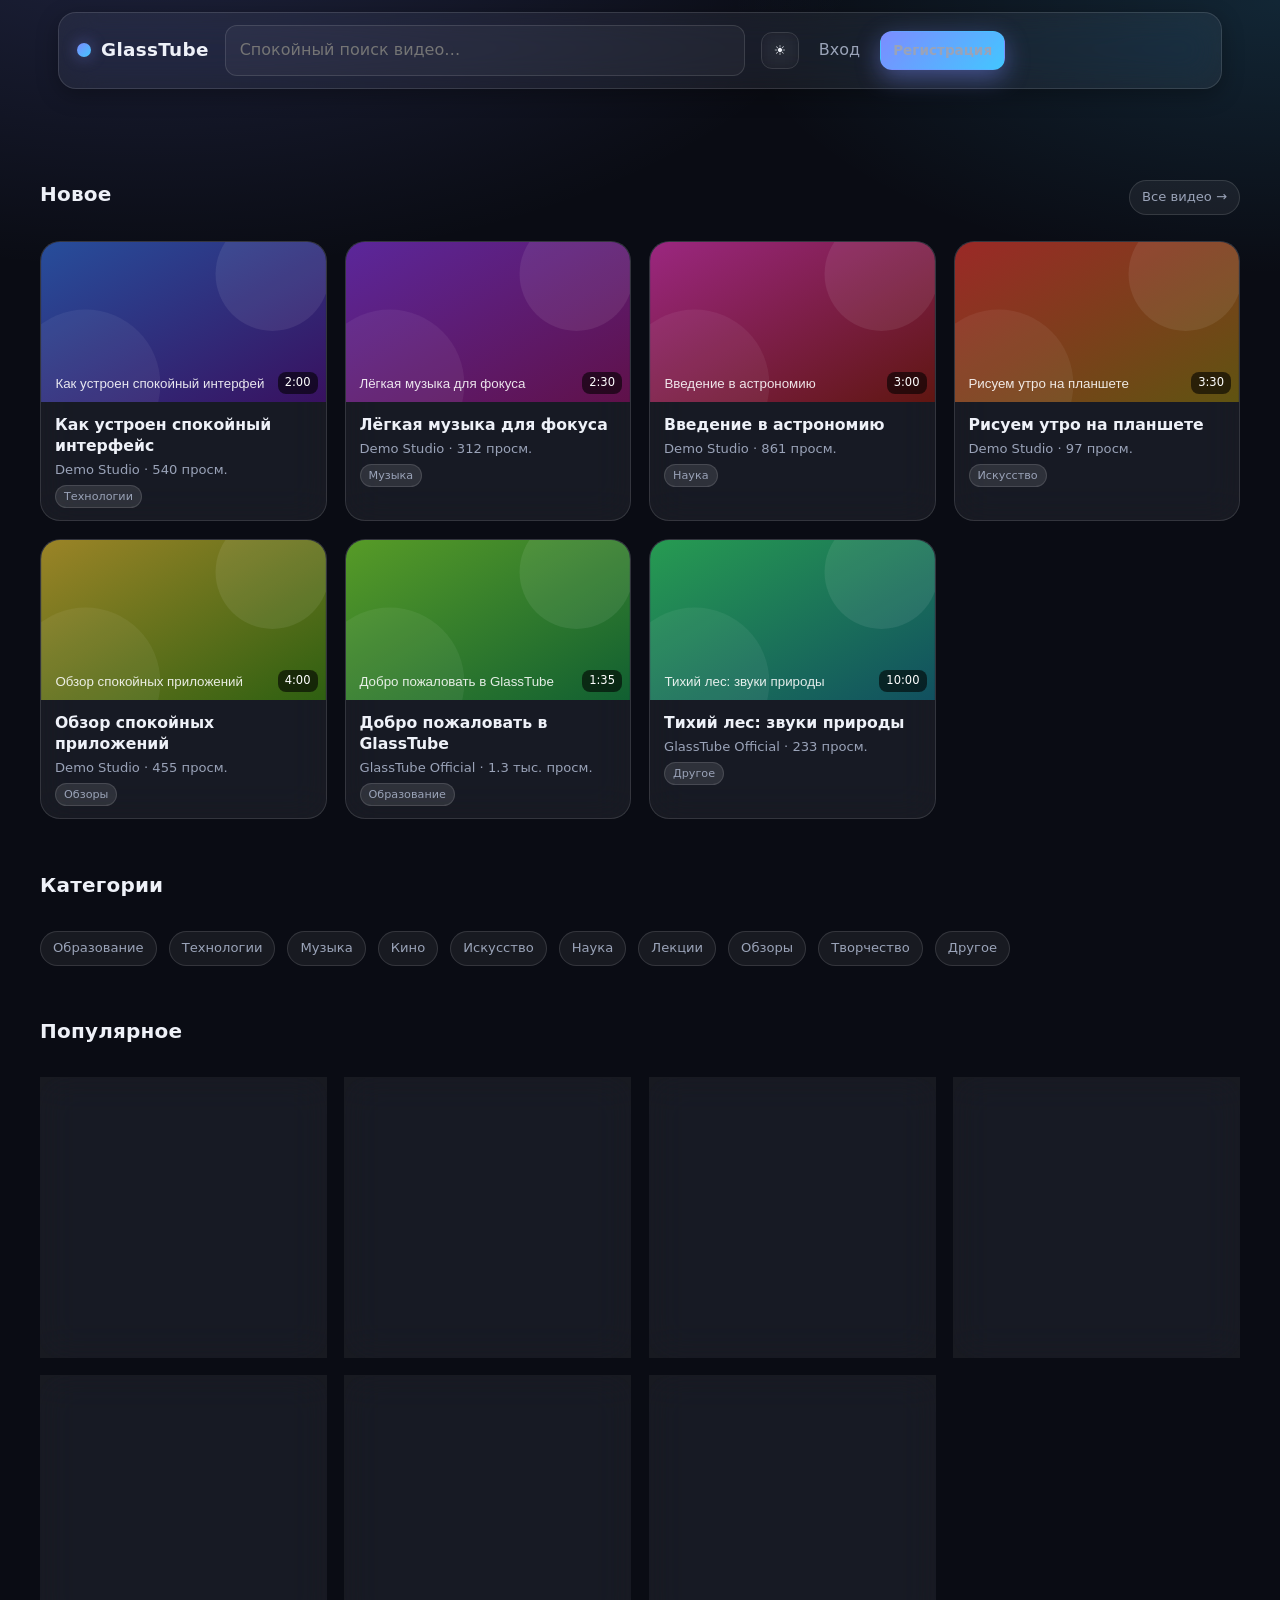
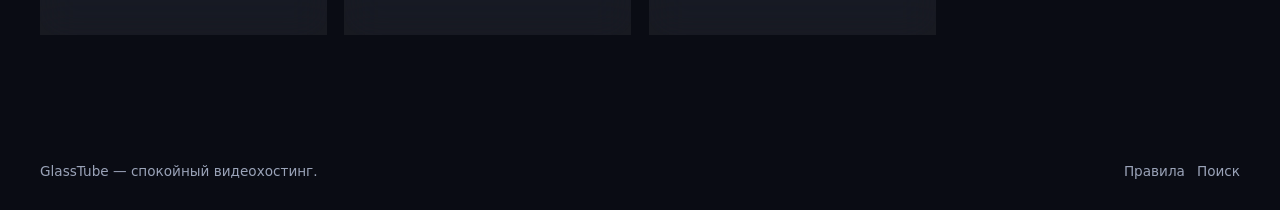
<file: index-4.html>
<!DOCTYPE html>
<html lang="ru" data-theme="dark">
<head>
<meta charset="utf-8">
<meta name="viewport" content="width=device-width, initial-scale=1">
<title>GlassTube</title>
<style>
/* ============================================================
   GlassTube — Liquid Glass design system (glass.css)
   Calm, premium, glassy UI. Dark by default, light optional.
   ============================================================ */

:root {
  /* Dark theme (default) */
  --bg: #0a0c14;
  --bg-2: #0e1120;
  --text: #eef1f8;
  --muted: #9aa3b8;
  --accent: #7c8cff;
  --accent-2: #43c6ff;
  --glass-bg: rgba(255, 255, 255, 0.06);
  --glass-bg-strong: rgba(255, 255, 255, 0.10);
  --glass-border: rgba(255, 255, 255, 0.12);
  --glass-blur: 18px;
  --radius: 20px;
  --radius-sm: 12px;
  --shadow: 0 10px 40px rgba(0, 0, 0, 0.45);
  --shadow-soft: 0 6px 22px rgba(0, 0, 0, 0.30);
  --danger: #ff6b81;
  --success: #46d39a;
  --warning: #ffce6b;
  --ring: rgba(124, 140, 255, 0.45);
  --maxw: 1200px;
}

[data-theme="light"] {
  --bg: #eef1f8;
  --bg-2: #e4e9f4;
  --text: #161a26;
  --muted: #5b6379;
  --accent: #5a6cff;
  --accent-2: #1f9fe0;
  --glass-bg: rgba(255, 255, 255, 0.55);
  --glass-bg-strong: rgba(255, 255, 255, 0.72);
  --glass-border: rgba(255, 255, 255, 0.7);
  --glass-blur: 16px;
  --shadow: 0 10px 34px rgba(40, 50, 90, 0.18);
  --shadow-soft: 0 6px 18px rgba(40, 50, 90, 0.12);
  --danger: #d8455f;
  --success: #1faf76;
  --warning: #c79100;
  --ring: rgba(90, 108, 255, 0.35);
}

* { box-sizing: border-box; }

html, body {
  margin: 0;
  padding: 0;
}

body {
  font-family: "Segoe UI", system-ui, -apple-system, Roboto, sans-serif;
  color: var(--text);
  background:
    radial-gradient(1200px 600px at 12% -10%, rgba(124, 140, 255, 0.18), transparent 60%),
    radial-gradient(1000px 500px at 100% 0%, rgba(67, 198, 255, 0.14), transparent 55%),
    var(--bg);
  background-attachment: fixed;
  min-height: 100vh;
  line-height: 1.55;
  -webkit-font-smoothing: antialiased;
}

a { color: inherit; text-decoration: none; }
a:hover { color: var(--accent); }

img { max-width: 100%; display: block; }

::selection { background: var(--ring); color: #fff; }

/* ---------- Glass surfaces ---------- */
.glass {
  background: var(--glass-bg);
  border: 1px solid var(--glass-border);
  border-radius: var(--radius);
  backdrop-filter: blur(var(--glass-blur)) saturate(140%);
  -webkit-backdrop-filter: blur(var(--glass-blur)) saturate(140%);
  box-shadow: var(--shadow-soft);
}

.glass-strong {
  background: var(--glass-bg-strong);
  border: 1px solid var(--glass-border);
  border-radius: var(--radius);
  backdrop-filter: blur(var(--glass-blur)) saturate(150%);
  -webkit-backdrop-filter: blur(var(--glass-blur)) saturate(150%);
  box-shadow: var(--shadow);
}

/* ---------- Layout ---------- */
.container { max-width: var(--maxw); margin: 0 auto; padding: 0 18px; }
.page { padding: 28px 0 64px; }
.section { margin: 34px 0; }
.section-head {
  display: flex; align-items: baseline; justify-content: space-between;
  gap: 12px; margin-bottom: 14px;
}
.section-title { font-size: 1.25rem; font-weight: 650; letter-spacing: .2px; }
.muted { color: var(--muted); }
.row { display: flex; gap: 12px; flex-wrap: wrap; }
.spacer { flex: 1; }

/* ---------- Top navigation ---------- */
.navbar {
  position: sticky; top: 0; z-index: 50;
  display: flex; align-items: center; gap: 16px;
  padding: 12px 18px;
  margin: 12px auto;
  max-width: var(--maxw);
  background: var(--glass-bg);
  border: 1px solid var(--glass-border);
  border-radius: 18px;
  backdrop-filter: blur(var(--glass-blur)) saturate(140%);
  -webkit-backdrop-filter: blur(var(--glass-blur)) saturate(140%);
  box-shadow: var(--shadow-soft);
}
.brand { font-weight: 750; font-size: 1.15rem; letter-spacing: .3px; display: flex; align-items: center; gap: 10px; }
.brand .dot {
  width: 14px; height: 14px; border-radius: 50%;
  background: linear-gradient(135deg, var(--accent), var(--accent-2));
  box-shadow: 0 0 16px var(--ring);
}
.nav-search { flex: 1; max-width: 520px; }
.nav-links { display: flex; align-items: center; gap: 8px; }
.nav-links a { padding: 8px 12px; border-radius: 12px; color: var(--muted); }
.nav-links a:hover { color: var(--text); background: var(--glass-bg); }

/* ---------- Forms ---------- */
input, textarea, select, button { font: inherit; color: inherit; }
.field { margin-bottom: 14px; }
.field label { display: block; font-size: .85rem; color: var(--muted); margin-bottom: 6px; }
.input, textarea.input, select.input {
  width: 100%; padding: 12px 14px;
  background: rgba(255, 255, 255, 0.04);
  border: 1px solid var(--glass-border);
  border-radius: var(--radius-sm);
  color: var(--text);
  outline: none;
  transition: border-color .15s, box-shadow .15s, background .15s;
}
[data-theme="light"] .input { background: rgba(255,255,255,0.6); }
.input:focus { border-color: var(--accent); box-shadow: 0 0 0 4px var(--ring); }
textarea.input { resize: vertical; min-height: 110px; }

/* ---------- Buttons ---------- */
.btn {
  display: inline-flex; align-items: center; gap: 8px;
  padding: 11px 18px; border-radius: 14px; cursor: pointer;
  border: 1px solid var(--glass-border);
  background: var(--glass-bg);
  color: var(--text);
  transition: transform .12s, background .15s, border-color .15s, box-shadow .15s;
  backdrop-filter: blur(8px);
}
.btn:hover { background: var(--glass-bg-strong); transform: translateY(-1px); }
.btn:active { transform: translateY(0); }
.btn-primary {
  background: linear-gradient(135deg, var(--accent), var(--accent-2));
  border-color: transparent; color: #fff; font-weight: 600;
  box-shadow: 0 8px 24px var(--ring);
}
.btn-primary:hover { filter: brightness(1.05); }
.btn-ghost { background: transparent; }
.btn-danger { color: var(--danger); border-color: rgba(255,107,129,.4); }
.btn-danger:hover { background: rgba(255,107,129,.12); }
.btn-sm { padding: 7px 12px; border-radius: 11px; font-size: .85rem; }
.btn[disabled] { opacity: .55; cursor: not-allowed; }

/* ---------- Cards / grid ---------- */
.grid {
  display: grid; gap: 18px;
  grid-template-columns: repeat(auto-fill, minmax(260px, 1fr));
}
.video-card {
  border-radius: var(--radius); overflow: hidden;
  background: var(--glass-bg);
  border: 1px solid var(--glass-border);
  backdrop-filter: blur(var(--glass-blur)) saturate(140%);
  transition: transform .15s, box-shadow .15s, border-color .15s;
}
.video-card:hover { transform: translateY(-3px); box-shadow: var(--shadow); border-color: var(--accent); }
.thumb {
  position: relative; aspect-ratio: 16/9; width: 100%;
  background: linear-gradient(135deg, #2a3155, #1a2238);
  overflow: hidden;
}
.thumb img { width: 100%; height: 100%; object-fit: cover; }
.thumb .duration {
  position: absolute; right: 8px; bottom: 8px;
  background: rgba(0,0,0,.6); color: #fff; font-size: .72rem;
  padding: 2px 7px; border-radius: 8px;
}
.video-card .meta { padding: 12px 14px; }
.video-card .title { font-weight: 600; font-size: .98rem; line-height: 1.35; }
.video-card .sub { color: var(--muted); font-size: .82rem; margin-top: 4px; }
.badge {
  display: inline-block; font-size: .7rem; padding: 2px 8px; border-radius: 999px;
  background: var(--glass-bg-strong); border: 1px solid var(--glass-border); color: var(--muted);
}
.badge.accent { color: var(--accent); border-color: var(--ring); }

/* ---------- Avatar ---------- */
.avatar {
  width: 40px; height: 40px; border-radius: 50%;
  border: 1px solid var(--glass-border); object-fit: cover;
  background: var(--glass-bg-strong);
}
.avatar.lg { width: 84px; height: 84px; }

/* ---------- Flash messages ---------- */
.flash {
  position: fixed; left: 50%; top: 18px; transform: translateX(-50%);
  z-index: 100; min-width: 280px; max-width: 90vw;
  padding: 12px 16px; border-radius: 14px;
  background: var(--glass-bg-strong); border: 1px solid var(--glass-border);
  backdrop-filter: blur(var(--glass-blur));
  box-shadow: var(--shadow); animation: drop .25s ease;
}
.flash.success { border-color: var(--success); }
.flash.error { border-color: var(--danger); }
@keyframes drop { from { opacity: 0; transform: translate(-50%, -10px); } to { opacity: 1; transform: translate(-50%, 0); } }

/* ---------- Pills / chips ---------- */
.chip {
  display: inline-flex; align-items: center; gap: 6px;
  padding: 6px 12px; border-radius: 999px; font-size: .82rem;
  background: var(--glass-bg); border: 1px solid var(--glass-border); color: var(--muted);
}
.chip:hover { color: var(--text); border-color: var(--accent); }
.chip.active { color: var(--text); border-color: var(--accent); background: var(--glass-bg-strong); }

/* ---------- Modal ---------- */
.modal-backdrop {
  position: fixed; inset: 0; z-index: 200;
  background: rgba(0,0,0,.5); backdrop-filter: blur(4px);
  display: none; align-items: center; justify-content: center; padding: 18px;
}
.modal-backdrop.open { display: flex; }
.modal {
  width: min(640px, 100%);
  background: var(--glass-bg-strong); border: 1px solid var(--glass-border);
  border-radius: var(--radius); box-shadow: var(--shadow);
  backdrop-filter: blur(var(--glass-blur)) saturate(150%);
  padding: 22px; animation: drop .2s ease;
}
.modal h3 { margin: 0 0 12px; }

/* ---------- Responsive ---------- */
@media (max-width: 720px) {
  .navbar { flex-wrap: wrap; }
  .nav-search { order: 3; flex-basis: 100%; max-width: none; }
  .grid { grid-template-columns: repeat(auto-fill, minmax(160px, 1fr)); }
}

/* ---------- Reduced motion ---------- */
@media (prefers-reduced-motion: reduce) {
  * { animation: none !important; transition: none !important; }
}

/* ---------- Misc ---------- */
.empty {
  text-align: center; padding: 48px 18px; color: var(--muted);
  border: 1px dashed var(--glass-border); border-radius: var(--radius);
}
.skeleton {
  background: linear-gradient(90deg, var(--glass-bg), var(--glass-bg-strong), var(--glass-bg));
  background-size: 200% 100%; border-radius: var(--radius-sm);
  animation: shimmer 1.3s infinite;
}
@keyframes shimmer { from { background-position: 200% 0; } to { background-position: -200% 0; } }
.breadcrumbs { color: var(--muted); font-size: .85rem; margin-bottom: 12px; }
.breadcrumbs a:hover { color: var(--accent); }
.kpi { display: flex; flex-direction: column; gap: 4px; }
.kpi .n { font-size: 1.7rem; font-weight: 700; }
.kpi .l { color: var(--muted); font-size: .85rem; }
.tabs { display: flex; gap: 8px; flex-wrap: wrap; }
hr.sep { border: none; border-top: 1px solid var(--glass-border); margin: 18px 0; }
.code { font-family: ui-monospace, "Cascadia Code", Consolas, monospace; font-size: .85rem; }

/* ============================================================
   GlassTube — App components (app.css)
   ============================================================ */

/* ---------- Watch page ---------- */
.watch-layout {
  display: grid; grid-template-columns: minmax(0, 1fr) 340px; gap: 22px;
  align-items: start;
}
@media (max-width: 980px) { .watch-layout { grid-template-columns: 1fr; } }

.player-wrap {
  position: relative; border-radius: var(--radius); overflow: hidden;
  border: 1px solid var(--glass-border);
  background: #000; box-shadow: var(--shadow);
}
.player-wrap video { width: 100%; display: block; background: #000; aspect-ratio: 16/9; }

.watch-title { font-size: 1.4rem; font-weight: 680; margin: 14px 0 6px; }
.watch-sub { color: var(--muted); display: flex; gap: 10px; flex-wrap: wrap; align-items: center; font-size: .9rem; }

.action-bar {
  display: flex; gap: 10px; flex-wrap: wrap; margin: 14px 0; align-items: center;
  padding: 10px 12px; border-radius: 16px;
  background: var(--glass-bg); border: 1px solid var(--glass-border);
  backdrop-filter: blur(var(--glass-blur));
}
.action-bar .btn.active { color: var(--accent); border-color: var(--ring); }

.description-box {
  margin-top: 12px; padding: 14px 16px; border-radius: 16px;
  background: var(--glass-bg); border: 1px solid var(--glass-border);
  white-space: pre-wrap; max-height: 220px; overflow: hidden; position: relative;
}
.description-box.expanded { max-height: none; }

.side-card { padding: 14px 16px; margin-bottom: 16px; }
.tag-list { display: flex; gap: 8px; flex-wrap: wrap; margin-top: 8px; }

/* ---------- AI assistant ---------- */
.ai-panel {
  padding: 16px; border-radius: 18px; margin-top: 16px;
  background: linear-gradient(135deg, rgba(124,140,255,.14), rgba(67,198,255,.10));
  border: 1px solid var(--glass-border);
  backdrop-filter: blur(var(--glass-blur));
}
.ai-panel h4 { margin: 0 0 8px; display: flex; align-items: center; gap: 8px; }
.ai-result { margin-top: 12px; padding: 12px; border-radius: 12px; background: var(--glass-bg); border: 1px solid var(--glass-border); white-space: pre-wrap; }
.ai-loading { opacity: .6; font-style: italic; }
.ai-actions { display: flex; gap: 8px; flex-wrap: wrap; margin-top: 10px; }

/* ---------- Comments ---------- */
.comment-form textarea { min-height: 84px; }
.comment {
  display: flex; gap: 12px; padding: 12px 0; border-top: 1px solid var(--glass-border);
}
.comment .body { flex: 1; }
.comment .body .name { font-weight: 600; font-size: .92rem; }
.comment .body .time { color: var(--muted); font-size: .78rem; }
.comment .body .text { margin-top: 4px; white-space: pre-wrap; }
.comment.hidden-comment { opacity: .55; font-style: italic; }

/* ---------- Tables (admin) ---------- */
.table { width: 100%; border-collapse: collapse; }
.table th, .table td { text-align: left; padding: 10px 12px; border-bottom: 1px solid var(--glass-border); font-size: .9rem; }
.table th { color: var(--muted); font-weight: 600; }
.table tr:hover td { background: var(--glass-bg); }

/* ---------- Auth / centered forms ---------- */
.auth-wrap { max-width: 420px; margin: 40px auto; padding: 26px; }
.auth-wrap h1 { font-size: 1.4rem; margin: 0 0 6px; }

/* ---------- Channel header ---------- */
.channel-head { display: flex; gap: 18px; align-items: center; padding: 18px; margin-bottom: 18px; }
.channel-head .name { font-size: 1.4rem; font-weight: 700; }
.channel-head .desc { color: var(--muted); }

/* ---------- Range slider (quiet mode etc.) ---------- */
input[type="range"] { accent-color: var(--accent); }
.checkbox-row { display: flex; gap: 10px; align-items: flex-start; }
.checkbox-row input { margin-top: 4px; }

/* ---------- Utilities ---------- */
.text-center { text-align: center; }
.mt-0 { margin-top: 0; }
.mt-1 { margin-top: 8px; }
.mt-2 { margin-top: 16px; }
.mb-1 { margin-bottom: 8px; }
.flex { display: flex; }
.gap-1 { gap: 8px; }
.items-center { align-items: center; }
.text-sm { font-size: .85rem; }
.nowrap { white-space: nowrap; }

/* Quiet mode hides secondary blocks */
body.quiet .quiet-hide { display: none !important; }

.flash{position:fixed}
</style>
</head>
<body>
<header class="container" id="nav"></header>
<main class="container page" id="main"></main>
<footer class="container" style="padding:28px 0;color:var(--muted);font-size:.85rem">
  <div class="row"><span>GlassTube — спокойный видеохостинг.</span><span class="spacer"></span><a href="#/rules">Правила</a><a href="#/search">Поиск</a></div>
</footer>
<script>
'use strict';
/* GlassTube — standalone single-file edition.
   Backend (PHP/MySQL) is replaced by a browser store (localStorage + IndexedDB for video files). */

// ---------------------------------------------------------------- helpers
const $ = (s, r = document) => r.querySelector(s);
const esc = (s) => String(s ?? '').replace(/[&<>"']/g, (m) => ({ '&': '&amp;', '<': '&lt;', '>': '&gt;', '"': '&quot;', "'": '&#39;' }[m]));
const now = () => Date.now();
const fmtNum = (n) => n >= 1e6 ? (n / 1e6).toFixed(1).replace('.0', '') + ' млн' : n >= 1e3 ? (n / 1e3).toFixed(1).replace('.0', '') + ' тыс.' : String(n);
const fmtDur = (s) => { s = Math.round(s || 0); const h = Math.floor(s / 3600), m = Math.floor((s % 3600) / 60), x = s % 60; const p = (n) => String(n).padStart(2, '0'); return h ? `${h}:${p(m)}:${p(x)}` : `${m}:${p(x)}`; };
const fmtDate = (t) => new Date(t).toLocaleDateString('ru-RU', { day: 'numeric', month: 'long', year: 'numeric' });
const slugify = (s) => String(s).toLowerCase().trim().replace(/[^a-z0-9а-яё]+/gi, '-').replace(/^-+|-+$/g, '') || 'item';
const store = {
  get(k, d) { try { const v = localStorage.getItem(k); return v == null ? d : JSON.parse(v); } catch (_) { return d; } },
  set(k, v) { try { localStorage.setItem(k, JSON.stringify(v)); } catch (e) { console.warn('storage', e); } },
};
const hash32 = (s) => { let h = 5381; for (let i = 0; i < s.length; i++) h = ((h << 5) + h + s.charCodeAt(i)) | 0; return 'h' + (h >>> 0).toString(16); };

// ---------------------------------------------------------------- IndexedDB (video blobs)
const idb = {
  _db: null,
  open() {
    if (this._db) return this._db;
    this._db = new Promise((res, rej) => {
      try {
        const r = indexedDB.open('glasstube', 1);
        r.onupgradeneeded = () => r.result.createObjectStore('files');
        r.onsuccess = () => res(r.result);
        r.onerror = () => rej(r.error);
      } catch (e) { rej(e); }
    });
    return this._db;
  },
  async put(k, blob) { const db = await this.open(); return new Promise((res, rej) => { const t = db.transaction('files', 'readwrite'); t.objectStore('files').put(blob, k); t.oncomplete = res; t.onerror = () => rej(t.error); }); },
  async get(k) { const db = await this.open(); return new Promise((res, rej) => { const r = db.transaction('files').objectStore('files').get(k); r.onsuccess = () => res(r.result); r.onerror = () => rej(r.error); }); },
  async del(k) { try { const db = await this.open(); db.transaction('files', 'readwrite').objectStore('files').delete(k); } catch (_) {} },
};

// ---------------------------------------------------------------- data
const CATS = [['education', 'Образование'], ['technology', 'Технологии'], ['music', 'Музыка'], ['film', 'Кино'], ['art', 'Искусство'], ['science', 'Наука'], ['lectures', 'Лекции'], ['reviews', 'Обзоры'], ['creativity', 'Творчество'], ['other', 'Другое']]
  .map(([slug, name], i) => ({ id: i + 1, slug, name }));
const catById = (id) => CATS.find((c) => c.id === Number(id));
const catBySlug = (s) => CATS.find((c) => c.slug === s);

let db;
function seed() {
  const t = now(), H = 3600e3;
  const d = {
    seq: 100,
    users: [
      { id: 1, username: 'admin', email: 'admin@glasstube.local', pass: hash32('admin1234'), role: 'admin', bio: 'Администратор GlassTube.', active: true, created: t - 30 * 24 * H },
      { id: 2, username: 'demo', email: 'demo@glasstube.local', pass: hash32('demo1234'), role: 'user', bio: 'Демонстрационный автор.', active: true, created: t - 20 * 24 * H },
    ],
    channels: [
      { id: 1, user_id: 1, name: 'GlassTube Official', slug: 'admin', description: 'Официальный канал платформы.' },
      { id: 2, user_id: 2, name: 'Demo Studio', slug: 'demo', description: 'Спокойные видео о дизайне, музыке и науке.' },
    ],
    videos: [], comments: [], reports: [], ai: [], subs: [], saved: [], history: [], playlists: [], likes: [],
    settings: { enable_ai: true, require_video_approval: false, video_max_mb: 1024, ai_daily_limit_auth: 100, registration_open: true },
  };
  const demos = [
    ['Как устроен спокойный интерфейс', 'Разбираем принципы Liquid Glass и тихого дизайна: прозрачность, размытие, мягкие тени и отсутствие агрессивных паттернов удержания внимания.', 'technology', ['дизайн', 'код'], 120, 540, 2],
    ['Лёгкая музыка для фокуса', 'Мягкий инструментальный сет для работы и отдыха.', 'music', ['музыка', 'калм'], 150, 312, 2],
    ['Введение в астрономию', 'Короткая лекция о планетах и звёздах. Поговорим о Солнечной системе, галактиках и о том, как устроены наблюдения.', 'science', ['обучение', 'природа'], 180, 861, 2],
    ['Рисуем утро на планшете', 'Расслабленный процесс цифровой живописи.', 'art', ['творчество', 'дизайн'], 210, 97, 2],
    ['Обзор спокойных приложений', 'Что помогает не отвлекаться в течение дня.', 'reviews', ['обучение'], 240, 455, 2],
    ['Добро пожаловать в GlassTube', 'Короткий тур по платформе: загрузка, плейлисты, подписки и ИИ-помощник.', 'education', ['обучение', 'калм'], 95, 1280, 1],
    ['Тихий лес: звуки природы', 'Записи леса на рассвете. Без музыки, только шорох листвы и птицы.', 'other', ['природа', 'калм'], 600, 233, 1],
  ];
  demos.forEach((v, i) => {
    d.videos.push({
      id: i + 1, user_id: v[6], channel_id: v[6], category_id: CATS.find((c) => c.slug === v[2]).id, title: v[0], description: v[1], tags: v[3],
      visibility: 'public', status: 'published', views: v[5], duration: v[4], created: t - i * 5 * H, hue: (i * 47 + 220) % 360, file: false,
    });
  });
  d.comments.push(
    { id: 1, video_id: 1, user_id: 1, body: 'Отличный разбор! Хочется больше таких видео.', status: 'visible', created: t - 3 * H },
    { id: 2, video_id: 1, user_id: 2, body: 'Спасибо, рад, что понравилось.', status: 'visible', created: t - 2 * H },
    { id: 3, video_id: 3, user_id: 1, body: 'Очень понятно объяснено.', status: 'visible', created: t - 5 * H },
  );
  d.seq = 100;
  return d;
}
function load() { db = store.get('gt-db', null); if (!db || !db.users) { db = seed(); save(); } }
function save() { store.set('gt-db', db); }
const nid = () => ++db.seq;

// session
let meId = store.get('gt-session', null);
const me = () => db.users.find((u) => u.id === meId && u.active) || null;
const isAdmin = () => me()?.role === 'admin';
const chanOf = (v) => db.channels.find((c) => c.id === v.channel_id) || { name: '—', slug: '' };
const userById = (id) => db.users.find((u) => u.id === id);
const chanByUser = (uid) => db.channels.find((c) => c.user_id === uid);
const videoById = (id) => db.videos.find((v) => v.id === Number(id));

// ---------------------------------------------------------------- visuals
const AVATAR = 'data:image/svg+xml;charset=utf-8,' + encodeURIComponent('<svg xmlns="http://www.w3.org/2000/svg" width="120" height="120" viewBox="0 0 120 120"><defs><linearGradient id="g" x1="0" y1="0" x2="1" y2="1"><stop offset="0%" stop-color="#7c8cff"/><stop offset="100%" stop-color="#43c6ff"/></linearGradient></defs><rect width="120" height="120" rx="60" fill="url(#g)"/><circle cx="60" cy="48" r="22" fill="#ffffff" opacity="0.92"/><path d="M36 98 q24 -28 48 0" fill="#ffffff" opacity="0.92"/></svg>');
function thumbOf(v) {
  if (v.thumb) return v.thumb;
  const a = v.hue, b = (v.hue + 50) % 360;
  const svg = `<svg xmlns="http://www.w3.org/2000/svg" viewBox="0 0 320 180"><defs><linearGradient id="g" x1="0" y1="0" x2="1" y2="1"><stop offset="0" stop-color="hsl(${a} 60% 38%)"/><stop offset="1" stop-color="hsl(${b} 70% 22%)"/></linearGradient></defs><rect width="320" height="180" fill="url(#g)"/><circle cx="260" cy="36" r="64" fill="rgba(255,255,255,.08)"/><circle cx="50" cy="160" r="84" fill="rgba(255,255,255,.06)"/><text x="16" y="164" font-family="sans-serif" font-size="15" fill="rgba(255,255,255,.88)">${esc(v.title.slice(0, 30))}</text></svg>`;
  return 'data:image/svg+xml;charset=utf-8,' + encodeURIComponent(svg);
}
const card = (v) => `<a class="video-card" href="#/watch/${v.id}"><div class="thumb"><img src="${thumbOf(v)}" alt="" loading="lazy">${v.duration ? `<span class="duration">${fmtDur(v.duration)}</span>` : ''}</div><div class="meta"><div class="title">${esc(v.title)}</div><div class="sub">${esc(chanOf(v).name)} · ${fmtNum(v.views)} просм.</div>${v.category_id ? `<div class="sub"><span class="badge">${esc(catById(v.category_id)?.name || '')}</span></div>` : ''}</div></a>`;
const grid = (list) => `<div class="grid">${list.map(card).join('')}</div>`;

// ---------------------------------------------------------------- queries
const catalog = () => db.videos.filter((v) => v.visibility === 'public' && v.status === 'published').sort((a, b) => b.created - a.created);
const likeCount = (id) => db.likes.filter((l) => l.video_id === id).length;
const allTags = () => [...new Set(db.videos.flatMap((v) => v.tags))];
const flashQ = [];

// ---------------------------------------------------------------- AI (mock provider, same logic as MockAiProvider.php)
function aiAllowed() {
  const s = db.settings;
  if (!s.enable_ai) { toast('ИИ-помощник отключён администратором.', 'error'); return false; }
  const day = new Date().toDateString();
  const uid = me()?.id || 0;
  const used = db.ai.filter((a) => a.user_id === uid && new Date(a.ts).toDateString() === day).length;
  const limit = me() ? Number(s.ai_daily_limit_auth) : 10;
  if (used >= limit) { toast('Дневной лимит ИИ-запросов исчерпан.', 'error'); return false; }
  return true;
}
const aiLog = (task) => { db.ai.push({ id: nid(), user_id: me()?.id || 0, task, provider: 'mock', status: 'ok', ts: now() }); save(); };
const STOP = ['и', 'в', 'на', 'с', 'по', 'для', 'это', 'как', 'что', 'the', 'a', 'of', 'to', 'is', 'не', 'но', 'или', 'из', 'за', 'от', 'о', 'об', 'к'];
function aiSuggestTags(text) {
  const freq = {};
  text.toLowerCase().replace(/[^a-zа-яё0-9\s]/gi, ' ').split(/\s+/).filter((w) => w.length > 3 && !STOP.includes(w)).forEach((w) => { freq[w] = (freq[w] || 0) + 1; });
  return Object.entries(freq).sort((a, b) => b[1] - a[1]).slice(0, 5).map((e) => e[0]);
}
function aiModerate(text) {
  const t = text.toLowerCase();
  return !['spam', 'http://', 'https://', 'купить', 'casino', 'xxx', 'сука', 'идиот'].some((w) => t.includes(w));
}

// ---------------------------------------------------------------- UI plumbing
function toast(text, type = 'success') {
  document.querySelectorAll('.flash').forEach((x) => x.remove());
  const el = document.createElement('div');
  el.className = 'flash ' + type; el.textContent = text;
  document.body.appendChild(el);
  setTimeout(() => { el.style.opacity = '0'; setTimeout(() => el.remove(), 300); }, 3500);
}
const go = (p) => { const t = '#' + p; if (location.hash === t) render(); else location.hash = t; };
function parseHash() {
  const raw = location.hash.slice(1) || '/';
  const [path, qs = ''] = raw.split('?');
  return { parts: path.split('/').filter(Boolean), q: new URLSearchParams(qs) };
}
const crumbs = (...items) => `<div class="breadcrumbs"><a href="#/">Главная</a> / ${items.join(' / ')}</div>`;
const empty = (t) => `<div class="empty">${t}</div>`;

function navHtml() {
  const u = me();
  const q = parseHash().q.get('q') || '';
  const theme = document.documentElement.getAttribute('data-theme');
  return `<nav class="navbar">
    <a class="brand" href="#/"><span class="dot"></span> GlassTube</a>
    <form class="nav-search" data-form="navsearch"><input class="input" type="search" name="q" placeholder="Спокойный поиск видео…" value="${esc(q)}"></form>
    <div class="nav-links">
      <button class="btn btn-sm btn-ghost" data-action="theme" title="Тема">${theme === 'light' ? '🌙' : '☀️'}</button>
      ${u ? `<a href="#/upload">Загрузить</a><a href="#/subscriptions">Подписки</a><a href="#/history">История</a>
        ${isAdmin() ? '<a href="#/admin">Админ</a>' : ''}<a href="#/settings">${esc(u.username)}</a>
        <button class="btn btn-sm" data-action="logout">Выйти</button>`
        : `<a href="#/login">Вход</a><a class="btn btn-sm btn-primary" href="#/register">Регистрация</a>`}
    </div></nav>`;
}

// ---------------------------------------------------------------- views
function vHome(q) {
  const u = me();
  const page = Math.max(1, Number(q.get('page')) || 1), per = 12;
  const all = catalog(), newer = all.slice(0, page * per), more = all.length > page * per;
  const popular = [...all].sort((a, b) => b.views - a.views).slice(0, 8);
  let cont = [];
  if (u) cont = db.history.filter((h) => h.user_id === u.id && h.progress > 5 && h.progress < (h.duration || 1e9) - 5).sort((a, b) => b.ts - a.ts).map((h) => videoById(h.video_id)).filter((v) => v && v.status === 'published').slice(0, 4);
  return { title: 'GlassTube', html: `
    ${cont.length ? `<section class="section"><div class="section-head"><h2 class="section-title">Продолжить просмотр</h2></div>${grid(cont)}</section>` : ''}
    <section class="section"><div class="section-head"><h2 class="section-title">Новое</h2><a class="chip" href="#/search">Все видео →</a></div>
      ${newer.length ? grid(newer) : empty('Пока нет видео.')}
      ${more ? `<div class="text-center mt-2"><a class="btn" href="#/?page=${page + 1}">Загрузить ещё</a></div>` : ''}</section>
    <section class="section"><div class="section-head"><h2 class="section-title">Категории</h2></div>
      <div class="row">${CATS.map((c) => `<a class="chip" href="#/category/${c.slug}">${esc(c.name)}</a>`).join('')}</div></section>
    <section class="section"><div class="section-head"><h2 class="section-title">Популярное</h2></div>${popular.length ? grid(popular) : empty('Пока пусто.')}</section>` };
}

function vSearch(q) {
  const term = (q.get('q') || '').trim(), cat = q.get('category') || '', sort = q.get('sort') || 'relevance', useAi = q.get('ai') === '1';
  let results = [], explanation = '';
  if (term) {
    let tokens = term.toLowerCase().split(/\s+/).filter(Boolean);
    if (useAi && aiAllowed()) {
      aiLog('search');
      tokens = tokens.map((t) => (t.length > 5 ? t.slice(0, -2) : t));
      explanation = 'Ищем по смыслу: ' + tokens.join(', ') + ' (учтены словоформы).';
    }
    results = catalog().map((v) => {
      const ch = chanOf(v).name.toLowerCase();
      let s = 0;
      tokens.forEach((t) => { if (v.title.toLowerCase().includes(t)) s += 3; if (v.tags.some((g) => g.toLowerCase().includes(t))) s += 2; if (v.description.toLowerCase().includes(t)) s += 1; if (ch.includes(t)) s += 1; });
      return { v, s };
    }).filter((r) => r.s > 0 && (!cat || String(r.v.category_id) === cat));
    results.sort((a, b) => sort === 'new' ? b.v.created - a.v.created : sort === 'popular' ? b.v.views - a.v.views : b.s - a.s || b.v.created - a.v.created);
    results = results.map((r) => r.v);
  }
  return { title: 'Поиск — GlassTube', html: `${crumbs('Поиск')}<h1 class="section-title">Поиск</h1>
    <form data-form="search" class="glass-strong" style="padding:16px;margin-bottom:18px">
      <div class="row"><input class="input" type="search" name="q" value="${esc(term)}" placeholder="Что хотите посмотреть?" style="flex:1"><button class="btn btn-primary" type="submit">Найти</button></div>
      <div class="row mt-1">
        <label class="chip">Категория: <select class="input" name="category" style="width:auto;display:inline-block;margin-left:6px" data-autosubmit><option value="">Все</option>${CATS.map((c) => `<option value="${c.id}" ${String(c.id) === cat ? 'selected' : ''}>${esc(c.name)}</option>`).join('')}</select></label>
        <label class="chip">Сортировка: <select class="input" name="sort" style="width:auto;display:inline-block;margin-left:6px" data-autosubmit>${[['relevance', 'По релевантности'], ['new', 'Новые'], ['popular', 'Популярные']].map(([k, n]) => `<option value="${k}" ${sort === k ? 'selected' : ''}>${n}</option>`).join('')}</select></label>
        <label class="chip"><input type="checkbox" name="ai" value="1" ${useAi ? 'checked' : ''} data-autosubmit> ИИ-поиск</label>
      </div></form>
    ${term && explanation ? `<div class="ai-panel"><strong>ИИ уточнил запрос:</strong> ${esc(explanation)}</div>` : ''}
    ${term ? `<p class="muted">Найдено видео: ${results.length}</p>${results.length ? `<div class="mt-1">${grid(results)}</div>` : empty('Ничего не нашлось. Попробуйте другие слова или категорию.')}` : empty('Введите запрос, чтобы начать спокойный поиск.')}` };
}

function vCategory(slug) {
  const c = catBySlug(slug); if (!c) return v404();
  const list = catalog().filter((v) => v.category_id === c.id);
  return { title: c.name + ' — GlassTube', html: `${crumbs(esc(c.name))}<h1 class="section-title">${esc(c.name)}</h1>${list.length ? grid(list) : empty('В этой категории пока нет видео.')}` };
}
function vTag(slug) {
  const tag = allTags().find((t) => slugify(t) === slug); if (!tag) return v404();
  const list = catalog().filter((v) => v.tags.includes(tag));
  return { title: '#' + tag + ' — GlassTube', html: `${crumbs('#' + esc(tag))}<h1 class="section-title">#${esc(tag)}</h1>${list.length ? grid(list) : empty('Нет видео с этим тегом.')}` };
}

function vChannel(slug) {
  const ch = db.channels.find((c) => c.slug === slug); if (!ch) return v404();
  const u = me(), own = u && u.id === ch.user_id;
  const subs = db.subs.filter((s) => s.channel_id === ch.id).length;
  const list = db.videos.filter((v) => v.channel_id === ch.id && (own || isAdmin() || (v.visibility === 'public' && v.status === 'published'))).sort((a, b) => b.created - a.created);
  const subscribed = u && db.subs.some((s) => s.user_id === u.id && s.channel_id === ch.id);
  return { title: ch.name + ' — GlassTube', html: `${crumbs(esc(ch.name))}
    <div class="glass channel-head"><img class="avatar lg" src="${AVATAR}" alt="">
      <div style="flex:1"><div class="name">${esc(ch.name)}</div><div class="desc">${esc(ch.description || '')}</div><div class="muted text-sm">${subs} подписчиков · ${list.length} видео</div></div>
      ${own ? `<a class="btn btn-sm" href="#/settings">Редактировать</a>` : u ? `<button class="btn btn-sm ${subscribed ? 'active' : ''}" data-action="subscribe" data-id="${ch.id}">${subscribed ? '✓ Вы подписаны' : '＋ Подписаться'}</button>` : `<a class="btn btn-sm" href="#/login">＋ Подписаться</a>`}
    </div>
    ${list.length ? `<div class="grid">${list.map((v) => card(v)).join('')}</div>` : empty('На канале пока нет видео.')}` };
}

function vWatch(id) {
  const v = videoById(id); const u = me();
  if (!v) return v404();
  const own = u && u.id === v.user_id;
  if (v.visibility === 'private' && !own && !isAdmin()) return v404();
  if (v.status !== 'published' && !own && !isAdmin()) return v404();
  const ch = chanOf(v);
  const liked = u && db.likes.some((l) => l.user_id === u.id && l.video_id === v.id);
  const saved = u && db.saved.some((s) => s.user_id === u.id && s.video_id === v.id);
  const subscribed = u && db.subs.some((s) => s.user_id === u.id && s.channel_id === v.channel_id);
  const note = { processing: 'Видео обрабатывается и пока не видно в каталоге.', pending_review: 'Видео на проверке модератором.', blocked: 'Видео заблокировано.' };
  const comments = db.comments.filter((c) => c.video_id === v.id && (c.status === 'visible' || isAdmin() || own)).sort((a, b) => b.created - a.created);
  const similar = catalog().filter((x) => x.id !== v.id).map((x) => ({ x, s: (x.category_id === v.category_id ? 2 : 0) + x.tags.filter((t) => v.tags.includes(t)).length })).sort((a, b) => b.s - a.s || b.x.created - a.x.created).slice(0, 6).map((r) => r.x);
  const aiOn = db.settings.enable_ai;
  const playlists = u ? db.playlists.filter((p) => p.user_id === u.id) : [];
  const poster = thumbOf(v);
  const player = v.file
    ? `<video id="gt-player" data-video-id="${v.id}" controls preload="metadata" poster="${poster}">Ваш браузер не поддерживает видео.</video>`
    : `<div style="aspect-ratio:16/9;background:#000 url('${poster}') center/cover;display:flex;align-items:center;justify-content:center"><div class="glass-strong" style="padding:14px 20px;text-align:center"><div style="font-size:2rem">▶</div><div class="muted text-sm">Демо-видео: файл не прикреплён</div></div></div>`;
  return { title: v.title + ' — GlassTube', after: 'watch', videoId: v.id, html: `
    ${crumbs(`<a href="#/channel/${esc(ch.slug)}">${esc(ch.name)}</a>`, esc(v.title))}
    <div class="watch-layout"><div>
      <div class="player-wrap">${player}</div>
      <h1 class="watch-title">${esc(v.title)}</h1>
      <div class="watch-sub"><span>${esc(ch.name)}</span><span>· ${fmtNum(v.views)} просмотров</span><span>· ${fmtDate(v.created)}</span>
        ${v.category_id ? `<span class="badge">${esc(catById(v.category_id).name)}</span>` : ''}
        ${v.status !== 'published' ? `<span class="badge" style="color:var(--warning)">${esc(note[v.status] || v.status)}</span>` : ''}
        ${v.visibility !== 'public' ? `<span class="badge">${v.visibility === 'private' ? 'Приватное' : 'По ссылке'}</span>` : ''}</div>
      <div class="action-bar">
        ${u ? `<button class="btn btn-sm ${liked ? 'active' : ''}" data-action="like" data-id="${v.id}">${liked ? '❤️' : '🤍'} <span>${fmtNum(likeCount(v.id))}</span></button>
          <button class="btn btn-sm ${saved ? 'active' : ''}" data-action="save" data-id="${v.id}">${saved ? '🔖 Сохранено' : '🔖 Сохранить'}</button>
          ${playlists.length ? `<select class="input" data-action-change="addpl" data-id="${v.id}" style="width:auto;padding:7px 10px"><option value="">В плейлист…</option>${playlists.map((p) => `<option value="${p.id}">${esc(p.name)}</option>`).join('')}</select>` : ''}
          ${!own ? `<button class="btn btn-sm ${subscribed ? 'active' : ''}" data-action="subscribe" data-id="${v.channel_id}">${subscribed ? '✓ Вы подписаны' : '＋ Подписаться'}</button>` : `<a class="btn btn-sm" href="#/video/${v.id}/edit">✎ Изменить</a>`}
          <button class="btn btn-sm" data-action="report-open" data-type="video" data-id="${v.id}">⚑ Пожаловаться</button>`
          : `<a class="btn btn-sm" href="#/login">🤍 Лайк</a><a class="btn btn-sm" href="#/login">🔖 Сохранить</a>`}
        <span class="spacer"></span><button class="btn btn-sm" data-action="quiet">🔈 Тихий режим</button>
      </div>
      <div class="description-box" id="desc-box">${esc(v.description || 'Описание отсутствует.')}</div>
      ${(v.description || '').length > 180 ? `<button class="btn btn-sm btn-ghost mt-1" data-action="desc-toggle">Показать полностью</button>` : ''}
      ${v.tags.length ? `<div class="tag-list">${v.tags.map((t) => `<a class="chip" href="#/tag/${encodeURIComponent(slugify(t))}">#${esc(t)}</a>`).join('')}</div>` : ''}
      <div class="ai-panel quiet-hide"><h4>✨ ИИ-помощник</h4>
        ${!aiOn ? '<p class="muted text-sm">ИИ-помощник временно отключён администратором.</p>' : `<p class="muted text-sm">Пусть ИИ кратко объяснит содержание и поможет найти похожее.</p>
        <div class="ai-actions"><button class="btn btn-sm" data-action="ai-summarize" data-id="${v.id}">Суммировать</button><button class="btn btn-sm" data-action="ai-summarize" data-id="${v.id}">Объяснить тему</button><button class="btn btn-sm" data-action="ai-similar" data-id="${v.id}">Похожие видео</button></div><div id="ai-result"></div>`}</div>
      <section class="section quiet-hide"><div class="section-head"><h2 class="section-title">Комментарии (${comments.length})</h2></div>
        ${u ? `<form class="comment-form glass" data-form="comment" data-id="${v.id}" style="padding:14px"><div class="field" style="margin:0"><textarea class="input" name="body" placeholder="Поделитесь мыслями спокойно и дружелюбно…" required></textarea></div><div class="mt-1" style="text-align:right"><button class="btn btn-primary btn-sm" type="submit">Отправить</button></div></form>`
          : `<p class="muted"><a href="#/login">Войдите</a>, чтобы оставить комментарий.</p>`}
        <div id="comment-list">${comments.length ? comments.map((c) => {
          const au = userById(c.user_id), ac = au && chanByUser(au.id);
          const can = u && (isAdmin() || own || c.user_id === u.id);
          return `<div class="comment ${c.status !== 'visible' ? 'hidden-comment' : ''}"><img class="avatar" src="${AVATAR}" alt=""><div class="body"><div class="name">${esc(ac?.name || au?.username || 'Удалён')} <span class="time">${fmtDate(c.created)}</span></div><div class="text">${esc(c.body)}</div>${c.status !== 'visible' ? '<div class="muted text-sm">Комментарий скрыт модерацией.</div>' : ''}${can ? `<button class="btn btn-sm btn-ghost mt-1" data-action="delete-comment" data-id="${c.id}">Удалить</button>` : ''}${u && c.user_id !== u.id ? `<button class="btn btn-sm btn-ghost mt-1" data-action="report-open" data-type="comment" data-id="${c.id}">⚑</button>` : ''}</div></div>`;
        }).join('') : '<p class="muted">Пока нет комментариев. Будьте первым.</p>'}</div>
      </section>
    </div>
    <aside>
      <div class="side-card glass"><div class="flex items-center gap-1"><img class="avatar lg" src="${AVATAR}" alt=""><div><div style="font-weight:650"><a href="#/channel/${esc(ch.slug)}">${esc(ch.name)}</a></div><div class="muted text-sm">Канал</div></div></div><a class="btn btn-sm btn-ghost mt-1" style="width:100%;justify-content:center" href="#/channel/${esc(ch.slug)}">Открыть канал</a></div>
      <div class="side-card glass"><div class="section-title" style="font-size:1rem">Похожие видео</div>
        ${similar.length ? similar.map((s) => `<a class="flex gap-1 mt-1" href="#/watch/${s.id}" style="align-items:center"><div class="thumb" style="width:120px;flex:0 0 120px"><img src="${thumbOf(s)}" alt=""></div><div style="font-size:.85rem">${esc(s.title)}<div class="muted">${esc(chanOf(s).name)}</div></div></a>`).join('') : '<p class="muted text-sm mt-1">Нет похожих.</p>'}</div>
    </aside></div>
    <div class="modal-backdrop" id="report-modal"><div class="modal"><h3>Пожаловаться</h3><form data-form="report"><input type="hidden" name="target_type"><input type="hidden" name="target_id">
      <div class="field"><label>Причина</label><select class="input" name="reason" required><option value="spam">Спам</option><option value="insult">Оскорбления</option><option value="copyright">Нарушение авторских прав</option><option value="inappropriate">Неприемлемый контент</option><option value="other">Другое</option></select></div>
      <div class="field"><label>Подробности (необязательно)</label><textarea class="input" name="details" maxlength="1000"></textarea></div>
      <div class="row mt-1"><button type="submit" class="btn btn-primary btn-sm">Отправить</button><button type="button" class="btn btn-sm" data-action="report-close">Отмена</button></div></form></div></div>` };
}

function vAuth(kind) {
  const reg = kind === 'register';
  if (reg && !db.settings.registration_open) return { title: 'Регистрация', html: `<div class="glass-strong auth-wrap"><h1>Регистрация закрыта</h1><p class="muted">Администратор временно отключил регистрацию.</p></div>` };
  return { title: (reg ? 'Регистрация' : 'Вход') + ' — GlassTube', html: `<div class="glass-strong auth-wrap"><h1>${reg ? 'Создать аккаунт' : 'Вход'}</h1><p class="muted">${reg ? 'Присоединяйтесь к спокойному видеохостингу.' : 'Рады видеть вас снова.'}</p>
    <form data-form="${kind}">
      ${reg ? `<div class="field"><label>Логин (латиница, цифры, _)</label><input class="input" name="username" required minlength="3" maxlength="30" pattern="[A-Za-z0-9_]+"></div><div class="field"><label>Email</label><input class="input" type="email" name="email" required></div>`
        : `<div class="field"><label>Логин или email</label><input class="input" name="login" required></div>`}
      <div class="field"><label>Пароль${reg ? ' (минимум 8 символов)' : ''}</label><input class="input" type="password" name="password" required ${reg ? 'minlength="8"' : ''}></div>
      <button class="btn btn-primary" style="width:100%;justify-content:center" type="submit">${reg ? 'Зарегистрироваться' : 'Войти'}</button>
    </form>
    <p class="muted text-sm mt-2">${reg ? 'Уже есть аккаунт? <a href="#/login">Войти</a>' : 'Нет аккаунта? <a href="#/register">Регистрация</a>'}</p>
    ${reg ? '' : '<p class="muted text-sm">Демо: <span class="code">demo / demo1234</span> · админ: <span class="code">admin / admin1234</span></p>'}</div>` };
}

function vUpload() {
  const s = db.settings;
  return { title: 'Загрузка — GlassTube', html: `<div class="glass-strong" style="max-width:720px;margin:0 auto;padding:24px"><h1 style="margin-top:0">Загрузка видео</h1>
    <p class="muted">Поддерживаются форматы mp4, webm, до ${s.video_max_mb} МБ. Файл сохраняется в вашем браузере.</p>
    <div class="ai-panel quiet-hide"><h4>✨ ИИ-помощник</h4><p class="muted text-sm">Пусть ИИ улучшит название, описание и подберёт теги.</p>
      <div class="ai-actions"><button type="button" class="btn btn-sm" data-action="ai-meta">Сгенерировать метаданные</button><button type="button" class="btn btn-sm" data-action="ai-tags">Предложить теги</button></div><div id="ai-meta-result"></div></div>
    <form data-form="upload" class="mt-2">
      <div class="field"><label>Видеофайл</label><input class="input" type="file" name="file" accept="video/mp4,video/webm" required></div>
      <div class="field"><label>Название</label><input class="input" id="u-title" name="title" maxlength="160" required></div>
      <div class="field"><label>Описание</label><textarea class="input" id="u-desc" name="description" maxlength="4000"></textarea></div>
      <div class="field"><label>Категория</label><select class="input" name="category_id"><option value="">— без категории —</option>${CATS.map((c) => `<option value="${c.id}">${esc(c.name)}</option>`).join('')}</select></div>
      <div class="field"><label>Теги (через запятую)</label><input class="input" id="u-tags" name="tags" placeholder="дизайн, музыка, обучение"></div>
      <div class="field"><label>Видимость</label><select class="input" name="visibility"><option value="public" selected>Публичное</option><option value="unlisted">Ссылка (unlisted)</option><option value="private">Приватное</option></select></div>
      <div class="field checkbox-row"><input type="checkbox" name="rights" id="rights" required><label for="rights" style="color:var(--text)">Я обладаю правами на это видео или имею разрешение на его публикацию.</label></div>
      <div id="upload-error" style="color:var(--danger)"></div>
      <button class="btn btn-primary" type="submit" style="width:100%;justify-content:center">Загрузить видео</button></form></div>` };
}

function vVideoEdit(id) {
  const v = videoById(id), u = me();
  if (!v || !(u.id === v.user_id || isAdmin())) return v404();
  return { title: 'Изменить видео', html: `${crumbs(`<a href="#/watch/${v.id}">${esc(v.title)}</a>`, 'Изменить')}<div class="glass-strong" style="max-width:720px;padding:24px"><h1 style="margin-top:0">Изменить видео</h1>
    <form data-form="videoedit" data-id="${v.id}">
      <div class="field"><label>Название</label><input class="input" name="title" value="${esc(v.title)}" required maxlength="160"></div>
      <div class="field"><label>Описание</label><textarea class="input" name="description">${esc(v.description)}</textarea></div>
      <div class="field"><label>Категория</label><select class="input" name="category_id"><option value="">— без категории —</option>${CATS.map((c) => `<option value="${c.id}" ${c.id === v.category_id ? 'selected' : ''}>${esc(c.name)}</option>`).join('')}</select></div>
      <div class="field"><label>Теги</label><input class="input" name="tags" value="${esc(v.tags.join(', '))}"></div>
      <div class="field"><label>Видимость</label><select class="input" name="visibility">${[['public', 'Публичное'], ['unlisted', 'Ссылка (unlisted)'], ['private', 'Приватное']].map(([k, n]) => `<option value="${k}" ${v.visibility === k ? 'selected' : ''}>${n}</option>`).join('')}</select></div>
      <div class="row"><button class="btn btn-primary" type="submit">Сохранить</button><button class="btn btn-danger" type="button" data-action="video-delete" data-id="${v.id}">Удалить видео</button></div></form></div>` };
}

function vSettings() {
  const u = me(), ch = chanByUser(u.id), pls = db.playlists.filter((p) => p.user_id === u.id);
  return { title: 'Настройки — GlassTube', html: `${crumbs('Настройки')}<h1 class="section-title">Настройки профиля</h1>
    <div class="glass-strong" style="padding:22px;max-width:720px"><form data-form="settings">
      <div class="field"><label>Логин</label><input class="input" value="${esc(u.username)}" disabled></div>
      <div class="field"><label>Email</label><input class="input" value="${esc(u.email)}" disabled></div>
      <div class="field"><label>О себе</label><textarea class="input" name="bio" maxlength="500">${esc(u.bio || '')}</textarea></div><hr class="sep">
      <h3 style="margin:0 0 8px">Канал</h3>
      <div class="field"><label>Название канала</label><input class="input" name="channel_name" maxlength="80" value="${esc(ch.name)}" required></div>
      <div class="field"><label>Описание канала</label><textarea class="input" name="channel_description" maxlength="1000">${esc(ch.description || '')}</textarea></div><hr class="sep">
      <h3 style="margin:0 0 8px">Смена пароля</h3>
      <div class="field"><label>Текущий пароль</label><input class="input" type="password" name="current_password"></div>
      <div class="field"><label>Новый пароль (минимум 8 символов)</label><input class="input" type="password" name="new_password" minlength="8"></div>
      <button class="btn btn-primary" type="submit">Сохранить</button></form></div>
    <div class="glass-strong mt-2" style="padding:22px;max-width:720px"><h3 style="margin:0 0 8px">Плейлисты</h3>
      <form class="row" data-form="plcreate"><input class="input" name="name" placeholder="Название плейлиста" required style="flex:1"><select class="input" name="visibility" style="width:auto"><option value="private">Приватный</option><option value="public">Публичный</option></select><button class="btn btn-primary" type="submit">Создать</button></form>
      <ul style="list-style:none;padding:0;margin:8px 0 0"><li class="row" style="padding:8px 0;border-top:1px solid var(--glass-border)"><a href="#/playlist/later">Смотреть позже</a><span class="spacer"></span><span class="muted text-sm">${db.saved.filter((s) => s.user_id === u.id).length} видео · авто</span></li>
      ${pls.map((p) => `<li class="row" style="padding:8px 0;border-top:1px solid var(--glass-border)"><a href="#/playlist/${p.id}">${esc(p.name)}</a><span class="spacer"></span><span class="muted text-sm">${p.items.length} видео · ${p.visibility === 'public' ? 'публичный' : 'приватный'}</span></li>`).join('')}</ul></div>` };
}

function vPlaylist(id) {
  const u = me();
  if (id === 'later') {
    if (!u) return vAuth('login');
    const list = db.saved.filter((s) => s.user_id === u.id).map((s) => videoById(s.video_id)).filter(Boolean);
    return { title: 'Смотреть позже', html: `${crumbs('Смотреть позже')}<h1 class="section-title">Смотреть позже</h1>${list.length ? grid(list) : empty('Здесь появятся сохранённые видео.')}` };
  }
  const p = db.playlists.find((x) => x.id === Number(id));
  if (!p || (p.visibility === 'private' && p.user_id !== u?.id)) return v404();
  const list = p.items.map(videoById).filter(Boolean), own = u && u.id === p.user_id;
  return { title: p.name, html: `${crumbs(esc(p.name))}<div class="section-head"><h1 class="section-title">${esc(p.name)}</h1>${own ? `<button class="btn btn-sm btn-danger" data-action="pl-delete" data-id="${p.id}">Удалить плейлист</button>` : ''}</div>
    ${list.length ? `<div class="grid">${list.map((v) => `<div>${card(v)}${own ? `<button class="btn btn-sm btn-ghost mt-1" data-action="pl-remove" data-id="${p.id}" data-video="${v.id}">Убрать из плейлиста</button>` : ''}</div>`).join('')}</div>` : empty('Плейлист пуст.')}` };
}

function vSubs() {
  const u = me(), ids = db.subs.filter((s) => s.user_id === u.id).map((s) => s.channel_id);
  const chans = db.channels.filter((c) => ids.includes(c.id)), list = catalog().filter((v) => ids.includes(v.channel_id));
  return { title: 'Подписки', html: `${crumbs('Подписки')}<h1 class="section-title">Подписки</h1>
    ${chans.length ? `<div class="row" style="margin-bottom:18px">${chans.map((c) => `<a class="chip" href="#/channel/${esc(c.slug)}">${esc(c.name)}</a>`).join('')}</div>${list.length ? grid(list) : empty('У ваших каналов пока нет видео.')}` : empty('Вы пока ни на кого не подписаны.')}` };
}
function vHistory() {
  const u = me(), list = db.history.filter((h) => h.user_id === u.id).sort((a, b) => b.ts - a.ts).map((h) => videoById(h.video_id)).filter((v) => v && (v.status === 'published'));
  return { title: 'История', html: `${crumbs('История')}<div class="section-head"><h1 class="section-title">История просмотров</h1>${list.length ? '<button class="btn btn-sm btn-ghost" data-action="history-clear">Очистить</button>' : ''}</div>${list.length ? grid(list) : empty('История пуста.')}` };
}
function vRules() {
  return { title: 'Правила', html: `${crumbs('Правила')}<div class="glass-strong" style="max-width:760px;padding:24px"><h1 style="margin-top:0">Правила сообщества GlassTube</h1>
    <p>GlassTube — спокойное место для просмотра и обмена видео. Мы ценим уважение, честность и авторские права.</p><h3>Основные принципы</h3>
    <ul><li>Не загружайте контент, на который не имеете прав.</li><li>Уважайте других: без оскорблений, травли и ненависти.</li><li>Не публикуйте спам, вредоносные ссылки и рекламу.</li><li>Не используйте платформу для незаконного контента.</li></ul>
    <h3>Авторские права</h3><p>Загружая видео, вы подтверждаете, что обладаете правами на него или имеете разрешение автора. При нарушении авторских прав видео может быть заблокировано по жалобе правообладателя.</p>
    <h3>Модерация</h3><p>Комментарии проверяются ИИ-модерацией и администраторами. Скрытые или нарушающие правила комментарии удаляются. Жалобы рассматриваются в админ-панели.</p></div>` };
}
function v404() { return { title: '404', html: `<div class="glass-strong" style="max-width:520px;margin:40px auto;padding:30px;text-align:center"><h1 style="margin-top:0">404</h1><p class="muted">Такой страницы нет.</p><a class="btn btn-primary" href="#/">На главную</a></div>` }; }

// admin
const tbl = (head, rows) => `<div class="glass" style="padding:8px;overflow-x:auto"><table class="table"><thead><tr>${head.map((h) => `<th>${h}</th>`).join('')}</tr></thead><tbody>${rows.join('') || `<tr><td colspan="${head.length}" class="muted">Пусто</td></tr>`}</tbody></table></div>`;
function vAdmin(sub) {
  const bc = (n) => `<div class="breadcrumbs"><a href="#/admin">Админ</a>${n ? ' / ' + n : ''}</div>`;
  const btn = (a, id, t, cls = '') => `<button class="btn btn-sm ${cls}" data-action="${a}" data-id="${id}">${t}</button>`;
  if (!sub) {
    const k = [['users', 'Пользователи', db.users.length], ['videos', 'Видео', db.videos.length], ['comments', 'Комментарии', db.comments.length], ['reports', 'Открытые жалобы', db.reports.filter((r) => r.status === 'open').length], ['ai', 'ИИ-запросы', db.ai.length]];
    return { title: 'Админ', html: `${bc('')}<h1 class="section-title">Дашборд</h1><div class="grid" style="grid-template-columns:repeat(auto-fill,minmax(180px,1fr))">${k.map(([p, l, n]) => `<a class="glass side-card" href="#/admin/${p}"><div class="kpi"><span class="n">${n}</span><span class="l">${l}</span></div></a>`).join('')}</div><div class="row mt-2"><a class="btn" href="#/admin/settings">Настройки</a></div>` };
  }
  if (sub === 'users') return { title: 'Админ — пользователи', html: `${bc('Пользователи')}<h1 class="section-title">Пользователи</h1>${tbl(['ID', 'Логин', 'Email', 'Роль', 'Статус', ''], db.users.map((u) => `<tr><td>${u.id}</td><td>${esc(u.username)}</td><td>${esc(u.email)}</td><td>${u.role}</td><td>${u.active ? 'активен' : 'отключён'}</td><td class="nowrap">${u.id === meId ? '<span class="muted text-sm">это вы</span>' : btn('u-active', u.id, u.active ? 'Отключить' : 'Включить') + ' ' + btn('u-admin', u.id, u.role === 'admin' ? 'Снять админа' : 'Сделать админом')}</td></tr>`))}` };
  if (sub === 'videos') return { title: 'Админ — видео', html: `${bc('Видео')}<h1 class="section-title">Видео</h1>${tbl(['ID', 'Название', 'Канал', 'Статус', ''], db.videos.map((v) => `<tr><td>${v.id}</td><td><a href="#/watch/${v.id}">${esc(v.title)}</a></td><td>${esc(chanOf(v).name)}</td><td>${v.status}</td><td class="nowrap">${v.status !== 'published' ? btn('v-publish', v.id, 'Опубликовать') : ''} ${v.status !== 'blocked' ? btn('v-block', v.id, 'Блок') : ''} ${btn('v-del', v.id, 'Удалить', 'btn-danger')}</td></tr>`))}` };
  if (sub === 'comments') return { title: 'Админ — комментарии', html: `${bc('Комментарии')}<h1 class="section-title">Комментарии</h1>${tbl(['ID', 'Автор', 'Текст', 'Статус', ''], db.comments.map((c) => `<tr><td>${c.id}</td><td>${esc(userById(c.user_id)?.username || '—')}</td><td>${esc(c.body.slice(0, 120))}</td><td>${c.status}</td><td class="nowrap">${c.status === 'visible' ? btn('c-hide', c.id, 'Скрыть') : btn('c-restore', c.id, 'Вернуть')} ${btn('c-del', c.id, 'Удалить', 'btn-danger')}</td></tr>`))}` };
  if (sub === 'reports') return { title: 'Админ — жалобы', html: `${bc('Жалобы')}<h1 class="section-title">Жалобы</h1>${tbl(['ID', 'Объект', 'Причина', 'Детали', 'Статус', ''], db.reports.map((r) => `<tr><td>${r.id}</td><td>${r.target_type === 'video' ? `<a href="#/watch/${r.target_id}">видео #${r.target_id}</a>` : `комментарий #${r.target_id}`}</td><td>${esc(r.reason)}</td><td>${esc(r.details || '')}</td><td>${r.status}</td><td class="nowrap">${r.status === 'open' ? btn('r-resolve', r.id, 'Решено') + ' ' + btn('r-dismiss', r.id, 'Отклонить') : ''}</td></tr>`))}` };
  if (sub === 'ai') return { title: 'Админ — ИИ', html: `${bc('ИИ-логи')}<h1 class="section-title">ИИ-запросы</h1>${tbl(['ID', 'Пользователь', 'Задача', 'Провайдер', 'Статус', 'Время'], [...db.ai].reverse().slice(0, 200).map((a) => `<tr><td>${a.id}</td><td>${esc(userById(a.user_id)?.username || 'гость')}</td><td>${a.task}</td><td>${a.provider}</td><td>${a.status}</td><td>${new Date(a.ts).toLocaleString('ru-RU')}</td></tr>`))}` };
  if (sub === 'settings') { const s = db.settings; return { title: 'Админ — настройки', html: `${bc('Настройки')}<h1 class="section-title">Настройки</h1><div class="glass-strong" style="max-width:640px;padding:22px"><form data-form="adminsettings">
    <div class="field checkbox-row"><input type="checkbox" name="enable_ai" id="s1" ${s.enable_ai ? 'checked' : ''}><label for="s1" style="color:var(--text)">Включить ИИ-функции</label></div>
    <div class="field checkbox-row"><input type="checkbox" name="require_video_approval" id="s2" ${s.require_video_approval ? 'checked' : ''}><label for="s2" style="color:var(--text)">Требовать премодерацию видео админом</label></div>
    <div class="field checkbox-row"><input type="checkbox" name="registration_open" id="s3" ${s.registration_open ? 'checked' : ''}><label for="s3" style="color:var(--text)">Открыть регистрацию новых пользователей</label></div>
    <div class="field"><label>Максимальный размер загрузки (МБ)</label><input class="input" type="number" name="video_max_mb" min="1" value="${s.video_max_mb}"></div>
    <div class="field"><label>Дневной лимит ИИ-запросов (авторизованные)</label><input class="input" type="number" name="ai_daily_limit_auth" min="0" value="${s.ai_daily_limit_auth}"></div>
    <button class="btn btn-primary" type="submit">Сохранить</button></form></div>
    <div class="glass mt-2" style="max-width:640px;padding:16px"><div class="muted text-sm">Данные хранятся только в этом браузере.</div><button class="btn btn-sm btn-danger mt-1" data-action="reset-all">Сбросить все данные</button></div>` }; }
  return v404();
}

// ---------------------------------------------------------------- router
const AUTH_ROUTES = ['upload', 'settings', 'subscriptions', 'history'];
function render() {
  if (!db) return;
  const { parts, q } = parseHash(); const r = parts[0] || '', a = parts[1];
  let res;
  if (AUTH_ROUTES.includes(r) && !me()) { toast('Войдите, чтобы продолжить.', 'error'); return go('/login'); }
  if (r === 'admin' && !isAdmin()) res = v404();
  else if ((r === 'login' || r === 'register') && me()) return go('/');
  else if (r === 'video' && parts[2] === 'edit') res = me() ? vVideoEdit(a) : (go('/login'), null);
  else switch (r) {
    case '': res = vHome(q); break;
    case 'search': res = vSearch(q); break;
    case 'category': res = vCategory(a); break;
    case 'tag': res = vTag(decodeURIComponent(a || '')); break;
    case 'channel': res = vChannel(a); break;
    case 'watch': res = vWatch(a); break;
    case 'login': res = vAuth('login'); break;
    case 'register': res = vAuth('register'); break;
    case 'upload': res = vUpload(); break;
    case 'settings': res = vSettings(); break;
    case 'playlist': res = vPlaylist(a); break;
    case 'subscriptions': res = vSubs(); break;
    case 'history': res = vHistory(); break;
    case 'rules': res = vRules(); break;
    case 'admin': res = vAdmin(a); break;
    default: res = v404();
  }
  if (!res) return;
  $('#nav').innerHTML = navHtml();
  $('#main').innerHTML = res.html;
  document.title = res.title;
  window.scrollTo(0, 0);
  if (res.after === 'watch') afterWatch(res.videoId);
}

async function afterWatch(id) {
  const v = videoById(id), u = me();
  const key = 'gt-viewed-' + id;
  try { if (!sessionStorage.getItem(key)) { sessionStorage.setItem(key, '1'); v.views++; save(); } } catch (_) {}
  let hist = null;
  if (u) {
    hist = db.history.find((h) => h.user_id === u.id && h.video_id === id);
    if (!hist) { hist = { user_id: u.id, video_id: id, ts: now(), progress: 0, duration: v.duration }; db.history.push(hist); }
    hist.ts = now(); save();
  }
  if (!v.file) return;
  const el = $('#gt-player'); if (!el) return;
  try {
    const blob = await idb.get('v' + id);
    if (!blob) { el.insertAdjacentHTML('afterend', '<div class="muted text-sm" style="padding:12px">Файл видео не найден в хранилище браузера.</div>'); return; }
    el.src = URL.createObjectURL(blob);
    el.addEventListener('loadedmetadata', () => { if (hist && hist.progress > 5 && hist.progress < el.duration - 5) el.currentTime = hist.progress; });
    let last = 0;
    el.addEventListener('timeupdate', () => { if (hist && el.currentTime - last > 3) { last = el.currentTime; hist.progress = Math.floor(el.currentTime); hist.duration = Math.floor(el.duration || 0); hist.ts = now(); save(); } });
  } catch (e) { console.warn(e); }
}

// ---------------------------------------------------------------- actions
const need = () => { if (!me()) { go('/login'); return false; } return true; };
function readVideoMeta(file) {
  return new Promise((res) => {
    const url = URL.createObjectURL(file), v = document.createElement('video');
    v.preload = 'metadata'; v.muted = true; v.src = url;
    const done = (o) => { URL.revokeObjectURL(url); res(o); };
    v.onloadedmetadata = () => { const dur = v.duration; v.currentTime = Math.min(1, dur / 2 || 0); v.onseeked = () => { try { const c = document.createElement('canvas'); c.width = 480; c.height = Math.round(480 * (v.videoHeight || 9) / (v.videoWidth || 16)); c.getContext('2d').drawImage(v, 0, 0, c.width, c.height); done({ duration: Math.round(dur), thumb: c.toDataURL('image/jpeg', .7) }); } catch (_) { done({ duration: Math.round(dur) }); } }; };
    v.onerror = () => done({ duration: 0 });
    setTimeout(() => done({ duration: 0 }), 8000);
  });
}
const parseTags = (s) => [...new Set(String(s || '').split(',').map((t) => t.trim()).filter(Boolean))].slice(0, 10);

const clickActions = {
  theme() { const n = document.documentElement.getAttribute('data-theme') === 'light' ? 'dark' : 'light'; document.documentElement.setAttribute('data-theme', n); store.set('gt-theme', n); $('#nav').innerHTML = navHtml(); },
  logout() { meId = null; store.set('gt-session', null); go('/'); toast('Вы вышли.'); },
  quiet() { document.body.classList.toggle('quiet'); store.set('gt-quiet', document.body.classList.contains('quiet')); },
  'desc-toggle'(b) { const e = $('#desc-box').classList.toggle('expanded'); b.textContent = e ? 'Свернуть' : 'Показать полностью'; },
  like(b) { if (!need()) return; const id = +b.dataset.id, i = db.likes.findIndex((l) => l.user_id === meId && l.video_id === id); i >= 0 ? db.likes.splice(i, 1) : db.likes.push({ user_id: meId, video_id: id }); save(); b.classList.toggle('active', i < 0); b.innerHTML = (i < 0 ? '❤️ ' : '🤍 ') + '<span>' + fmtNum(likeCount(id)) + '</span>'; },
  save(b) { if (!need()) return; const id = +b.dataset.id, i = db.saved.findIndex((l) => l.user_id === meId && l.video_id === id); i >= 0 ? db.saved.splice(i, 1) : db.saved.push({ user_id: meId, video_id: id }); save(); b.classList.toggle('active', i < 0); b.textContent = i < 0 ? '🔖 Сохранено' : '🔖 Сохранить'; },
  subscribe(b) { if (!need()) return; const id = +b.dataset.id, i = db.subs.findIndex((l) => l.user_id === meId && l.channel_id === id); i >= 0 ? db.subs.splice(i, 1) : db.subs.push({ user_id: meId, channel_id: id }); save(); b.classList.toggle('active', i < 0); b.textContent = i < 0 ? '✓ Вы подписаны' : '＋ Подписаться'; },
  'report-open'(b) { const m = $('#report-modal'); m.querySelector('[name=target_type]').value = b.dataset.type; m.querySelector('[name=target_id]').value = b.dataset.id; m.classList.add('open'); },
  'report-close'() { $('#report-modal').classList.remove('open'); },
  'delete-comment'(b) { if (!confirm('Удалить комментарий?')) return; db.comments = db.comments.filter((c) => c.id !== +b.dataset.id); save(); render(); },
  'ai-summarize'(b) {
    if (!aiAllowed()) return; const v = videoById(b.dataset.id), out = $('#ai-result');
    out.innerHTML = '<div class="ai-loading">ИИ-помощник думает…</div>'; aiLog('summarize');
    setTimeout(() => {
      const topics = v.tags.length ? v.tags : aiSuggestTags(v.title + ' ' + v.description), step = Math.max(10, Math.floor((v.duration || 90) / 3));
      out.innerHTML = `<div class="ai-result"><strong>Краткое описание</strong><br>${esc(`Обзор видео «${v.title}». ` + (v.description ? v.description.slice(0, 200) : 'Описание отсутствует.'))}</div>
        <div class="ai-result mt-1"><strong>Темы:</strong> ${topics.map(esc).join(', ')}</div>
        <div class="ai-result mt-1"><strong>Главы:</strong><ul style="margin:6px 0 0 18px">${['Вступление', 'Основная часть', 'Заключение'].map((t, i) => `<li>${fmtDur(i * step)} — ${t}</li>`).join('')}</ul></div>
        <div class="ai-result mt-1 muted">⚠️ Демо-режим: используется mock-провайдер без внешнего ИИ.</div>`;
    }, 450);
  },
  'ai-similar'(b) { if (!aiAllowed()) return; aiLog('search'); go('/search?q=' + encodeURIComponent(videoById(b.dataset.id).title) + '&ai=1'); },
  'ai-meta'() {
    if (!aiAllowed()) return; aiLog('metadata');
    const t = $('#u-title'), d = $('#u-desc'), g = $('#u-tags'), title = t.value.trim();
    if (title) t.value = title.charAt(0).toUpperCase() + title.slice(1).toLowerCase();
    const tags = parseTags(g.value); if (!tags.length) g.value = aiSuggestTags(title + ' ' + d.value).join(', ');
    $('#ai-meta-result').innerHTML = '<div class="ai-result">✨ Метаданные обновлены (mock-провайдер).</div>';
  },
  'ai-tags'() {
    if (!aiAllowed()) return; aiLog('suggest_tags');
    const sug = aiSuggestTags($('#u-title').value + ' ' + $('#u-desc').value), g = $('#u-tags');
    g.value = [...new Set([...parseTags(g.value), ...sug])].slice(0, 10).join(', ');
    $('#ai-meta-result').innerHTML = `<div class="ai-result">🏷️ ${sug.length ? 'Добавлены теги: ' + esc(sug.join(', ')) : 'Не из чего предлагать — заполните название и описание.'}</div>`;
  },
  'video-delete'(b) { if (!confirm('Удалить видео безвозвратно?')) return; const id = +b.dataset.id; db.videos = db.videos.filter((v) => v.id !== id); db.comments = db.comments.filter((c) => c.video_id !== id); idb.del('v' + id); save(); toast('Видео удалено.'); go('/'); },
  'history-clear'() { db.history = db.history.filter((h) => h.user_id !== meId); save(); render(); },
  'pl-delete'(b) { if (!confirm('Удалить плейлист?')) return; db.playlists = db.playlists.filter((p) => p.id !== +b.dataset.id); save(); go('/settings'); },
  'pl-remove'(b) { const p = db.playlists.find((x) => x.id === +b.dataset.id); p.items = p.items.filter((i) => i !== +b.dataset.video); save(); render(); },
  'u-active'(b) { const u = userById(+b.dataset.id); u.active = !u.active; save(); render(); },
  'u-admin'(b) { const u = userById(+b.dataset.id); u.role = u.role === 'admin' ? 'user' : 'admin'; save(); render(); },
  'v-publish'(b) { videoById(b.dataset.id).status = 'published'; save(); render(); },
  'v-block'(b) { videoById(b.dataset.id).status = 'blocked'; save(); render(); },
  'v-del'(b) { if (!confirm('Удалить видео?')) return; const id = +b.dataset.id; db.videos = db.videos.filter((v) => v.id !== id); idb.del('v' + id); save(); render(); },
  'c-hide'(b) { db.comments.find((c) => c.id === +b.dataset.id).status = 'hidden'; save(); render(); },
  'c-restore'(b) { db.comments.find((c) => c.id === +b.dataset.id).status = 'visible'; save(); render(); },
  'c-del'(b) { db.comments = db.comments.filter((c) => c.id !== +b.dataset.id); save(); render(); },
  'r-resolve'(b) { db.reports.find((r) => r.id === +b.dataset.id).status = 'resolved'; save(); render(); },
  'r-dismiss'(b) { db.reports.find((r) => r.id === +b.dataset.id).status = 'dismissed'; save(); render(); },
  async 'reset-all'() { if (!confirm('Удалить все данные, включая загруженные видео?')) return; localStorage.removeItem('gt-db'); localStorage.removeItem('gt-session'); try { indexedDB.deleteDatabase('glasstube'); } catch (_) {} idb._db = null; meId = null; load(); go('/'); },
};

const formActions = {
  navsearch(f) { go('/search?q=' + encodeURIComponent(f.q.value.trim())); },
  search(f) { const p = new URLSearchParams(); if (f.q.value.trim()) p.set('q', f.q.value.trim()); if (f.category.value) p.set('category', f.category.value); if (f.sort.value !== 'relevance') p.set('sort', f.sort.value); if (f.ai.checked) p.set('ai', '1'); go('/search?' + p); },
  login(f) {
    const l = f.login.value.trim().toLowerCase(), u = db.users.find((x) => x.username.toLowerCase() === l || x.email.toLowerCase() === l);
    if (!u || u.pass !== hash32(f.password.value)) return toast('Неверный логин или пароль.', 'error');
    if (!u.active) return toast('Аккаунт отключён.', 'error');
    meId = u.id; store.set('gt-session', meId); toast('С возвращением, ' + u.username + '!'); go('/');
  },
  register(f) {
    const un = f.username.value.trim(), em = f.email.value.trim();
    if (!/^[A-Za-z0-9_]{3,30}$/.test(un)) return toast('Логин: 3–30 символов, латиница, цифры, _.', 'error');
    if (db.users.some((x) => x.username.toLowerCase() === un.toLowerCase() || x.email.toLowerCase() === em.toLowerCase())) return toast('Логин или email уже заняты.', 'error');
    const u = { id: nid(), username: un, email: em, pass: hash32(f.password.value), role: 'user', bio: '', active: true, created: now() };
    db.users.push(u); db.channels.push({ id: nid(), user_id: u.id, name: un, slug: un.toLowerCase(), description: '' });
    save(); meId = u.id; store.set('gt-session', meId); toast('Аккаунт создан. Добро пожаловать!'); go('/');
  },
  comment(f) {
    const body = f.body.value.trim(); if (!body) return;
    const ok = !db.settings.enable_ai || aiModerate(body);
    if (db.settings.enable_ai) { if (aiAllowed()) aiLog('moderate'); }
    db.comments.push({ id: nid(), video_id: +f.dataset.id, user_id: meId, body, status: ok ? 'visible' : 'hidden', created: now() }); save();
    toast(ok ? 'Комментарий добавлен.' : 'Комментарий скрыт ИИ-модерацией: похоже на спам.', ok ? 'success' : 'error'); render();
  },
  report(f) {
    db.reports.push({ id: nid(), user_id: meId, target_type: f.target_type.value, target_id: +f.target_id.value, reason: f.reason.value, details: f.details.value.trim(), status: 'open', ts: now() }); save();
    $('#report-modal').classList.remove('open'); f.reset(); toast('Жалоба отправлена. Спасибо!');
  },
  settings(f) {
    const u = me(), ch = chanByUser(u.id); u.bio = f.bio.value.trim(); ch.name = f.channel_name.value.trim(); ch.description = f.channel_description.value.trim();
    if (f.new_password.value) { if (u.pass !== hash32(f.current_password.value)) return toast('Текущий пароль неверный.', 'error'); u.pass = hash32(f.new_password.value); }
    save(); toast('Настройки сохранены.'); render();
  },
  plcreate(f) { db.playlists.push({ id: nid(), user_id: meId, name: f.name.value.trim(), visibility: f.visibility.value, items: [] }); save(); toast('Плейлист создан.'); render(); },
  videoedit(f) {
    const v = videoById(f.dataset.id); v.title = f.title.value.trim(); v.description = f.description.value.trim(); v.category_id = f.category_id.value ? +f.category_id.value : null; v.tags = parseTags(f.tags.value); v.visibility = f.visibility.value;
    save(); toast('Видео обновлено.'); go('/watch/' + v.id);
  },
  adminsettings(f) {
    Object.assign(db.settings, { enable_ai: f.enable_ai.checked, require_video_approval: f.require_video_approval.checked, registration_open: f.registration_open.checked, video_max_mb: Math.max(1, +f.video_max_mb.value || 1024), ai_daily_limit_auth: Math.max(0, +f.ai_daily_limit_auth.value || 0) });
    save(); toast('Настройки сохранены.');
  },
  async upload(f) {
    const err = $('#upload-error'), btn = f.querySelector('button[type=submit]'); err.textContent = '';
    const file = f.file.files[0]; if (!file) { err.textContent = 'Выберите видеофайл.'; return; }
    const ext = file.name.split('.').pop().toLowerCase();
    if (!['mp4', 'webm'].includes(ext)) { err.textContent = 'Недопустимое расширение. Разрешены: mp4, webm.'; return; }
    if (file.size > db.settings.video_max_mb * 1048576) { err.textContent = `Файл слишком большой (максимум ${db.settings.video_max_mb} МБ).`; return; }
    btn.disabled = true; btn.textContent = 'Обработка…';
    try {
      const meta = await readVideoMeta(file), id = nid();
      await idb.put('v' + id, file);
      const needReview = db.settings.require_video_approval;
      db.videos.push({ id, user_id: meId, channel_id: chanByUser(meId).id, category_id: f.category_id.value ? +f.category_id.value : null, title: f.title.value.trim(), description: f.description.value.trim(), tags: parseTags(f.tags.value), visibility: f.visibility.value, status: needReview ? 'pending_review' : 'published', views: 0, duration: meta.duration, thumb: meta.thumb, created: now(), hue: Math.floor(Math.random() * 360), file: true });
      save(); toast(needReview ? 'Видео отправлено на проверку.' : 'Видео загружено!'); go('/watch/' + id);
    } catch (e) { console.error(e); err.textContent = 'Не удалось сохранить видео в браузере (возможно, мало места).'; btn.disabled = false; btn.textContent = 'Загрузить видео'; }
  },
};

document.addEventListener('click', (e) => {
  const m = e.target.closest('#report-modal'); if (m && e.target === m) m.classList.remove('open');
  const b = e.target.closest('[data-action]'); if (!b) return;
  const fn = clickActions[b.dataset.action]; if (fn) { e.preventDefault(); fn(b); }
});
document.addEventListener('submit', (e) => {
  const f = e.target.closest('[data-form]'); if (!f) return;
  e.preventDefault(); const fn = formActions[f.dataset.form]; if (fn) fn(f);
});
document.addEventListener('change', (e) => {
  const t = e.target;
  if (t.matches('[data-autosubmit]')) t.form.requestSubmit();
  if (t.matches('[data-action-change="addpl"]') && t.value) {
    const p = db.playlists.find((x) => x.id === +t.value), id = +t.dataset.id;
    if (!p.items.includes(id)) p.items.push(id); save(); toast('Добавлено в «' + p.name + '».'); t.value = '';
  }
});
window.addEventListener('hashchange', render);

// ---------------------------------------------------------------- boot
(function boot() {
  const th = store.get('gt-theme', null); if (th) document.documentElement.setAttribute('data-theme', th);
  if (store.get('gt-quiet', false)) document.body.classList.add('quiet');
  load();
  render();
})();

</script>
</body>
</html>
</file>
